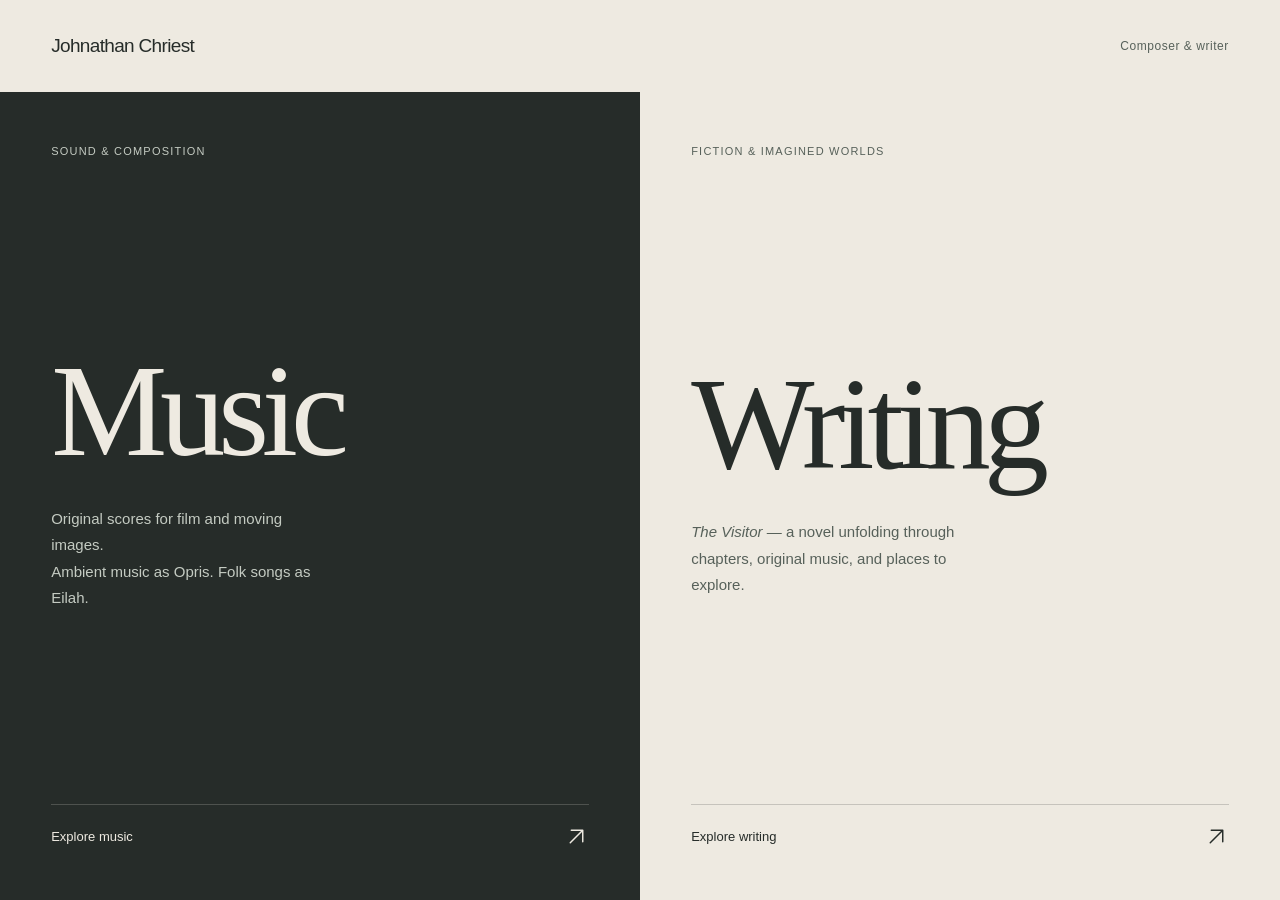
<file: index.html>
<!doctype html>
<html lang="en">
<head>
  <meta charset="utf-8">
  <meta name="viewport" content="width=device-width, initial-scale=1, viewport-fit=cover">
  <meta name="theme-color" content="#eeeae1">
  <meta name="description" content="The work of Johnathan Chriest. Original music and composition as Opris and Eilah, and writing through The Visitor.">
  <title>Johnathan Chriest — Music &amp; Writing</title>
  <link rel="canonical" href="https://johnathanchriest.art/">
  <meta property="og:type" content="website">
  <meta property="og:title" content="Johnathan Chriest — Music &amp; Writing">
  <meta property="og:description" content="Original scores, ambient music, folk songs, and the world of The Visitor.">
  <meta property="og:url" content="https://johnathanchriest.art/">
  <link rel="stylesheet" href="/portfolio.css?v=20261113-split">
  <link rel="stylesheet" href="/interface-icons.css?v=20261115">
</head>
<body class="portfolio-home">
  <header class="portfolio-header">
    <h1 class="portfolio-name">Johnathan Chriest</h1>
    <p class="portfolio-role">Composer &amp; writer</p>
  </header>
  <main class="work-choices" aria-label="Explore my work">
    <a class="work-choice music-choice" href="/music/" aria-labelledby="music-title" aria-describedby="music-description">
      <span class="choice-category">Sound &amp; composition</span>
      <div class="choice-copy">
        <h2 id="music-title">Music</h2>
        <p id="music-description">Original scores for film and moving images.<br>Ambient music as Opris. Folk songs as Eilah.</p>
      </div>
      <span class="choice-action">Explore music <span aria-hidden="true"><svg class="site-icon" viewBox="0 0 24 24" aria-hidden="true" focusable="false"><path d="M6 18 18 6M7 6h11v11"/></svg></span></span>
    </a>
    <a class="work-choice writing-choice" href="/writing/" aria-labelledby="writing-title" aria-describedby="writing-description">
      <span class="choice-category">Fiction &amp; imagined worlds</span>
      <div class="choice-copy">
        <h2 id="writing-title">Writing</h2>
        <p id="writing-description"><em>The Visitor</em> — a novel unfolding through chapters, original music, and places to explore.</p>
      </div>
      <span class="choice-action">Explore writing <span aria-hidden="true"><svg class="site-icon" viewBox="0 0 24 24" aria-hidden="true" focusable="false"><path d="M6 18 18 6M7 6h11v11"/></svg></span></span>
    </a>
  </main>
</body>
</html>
</file>
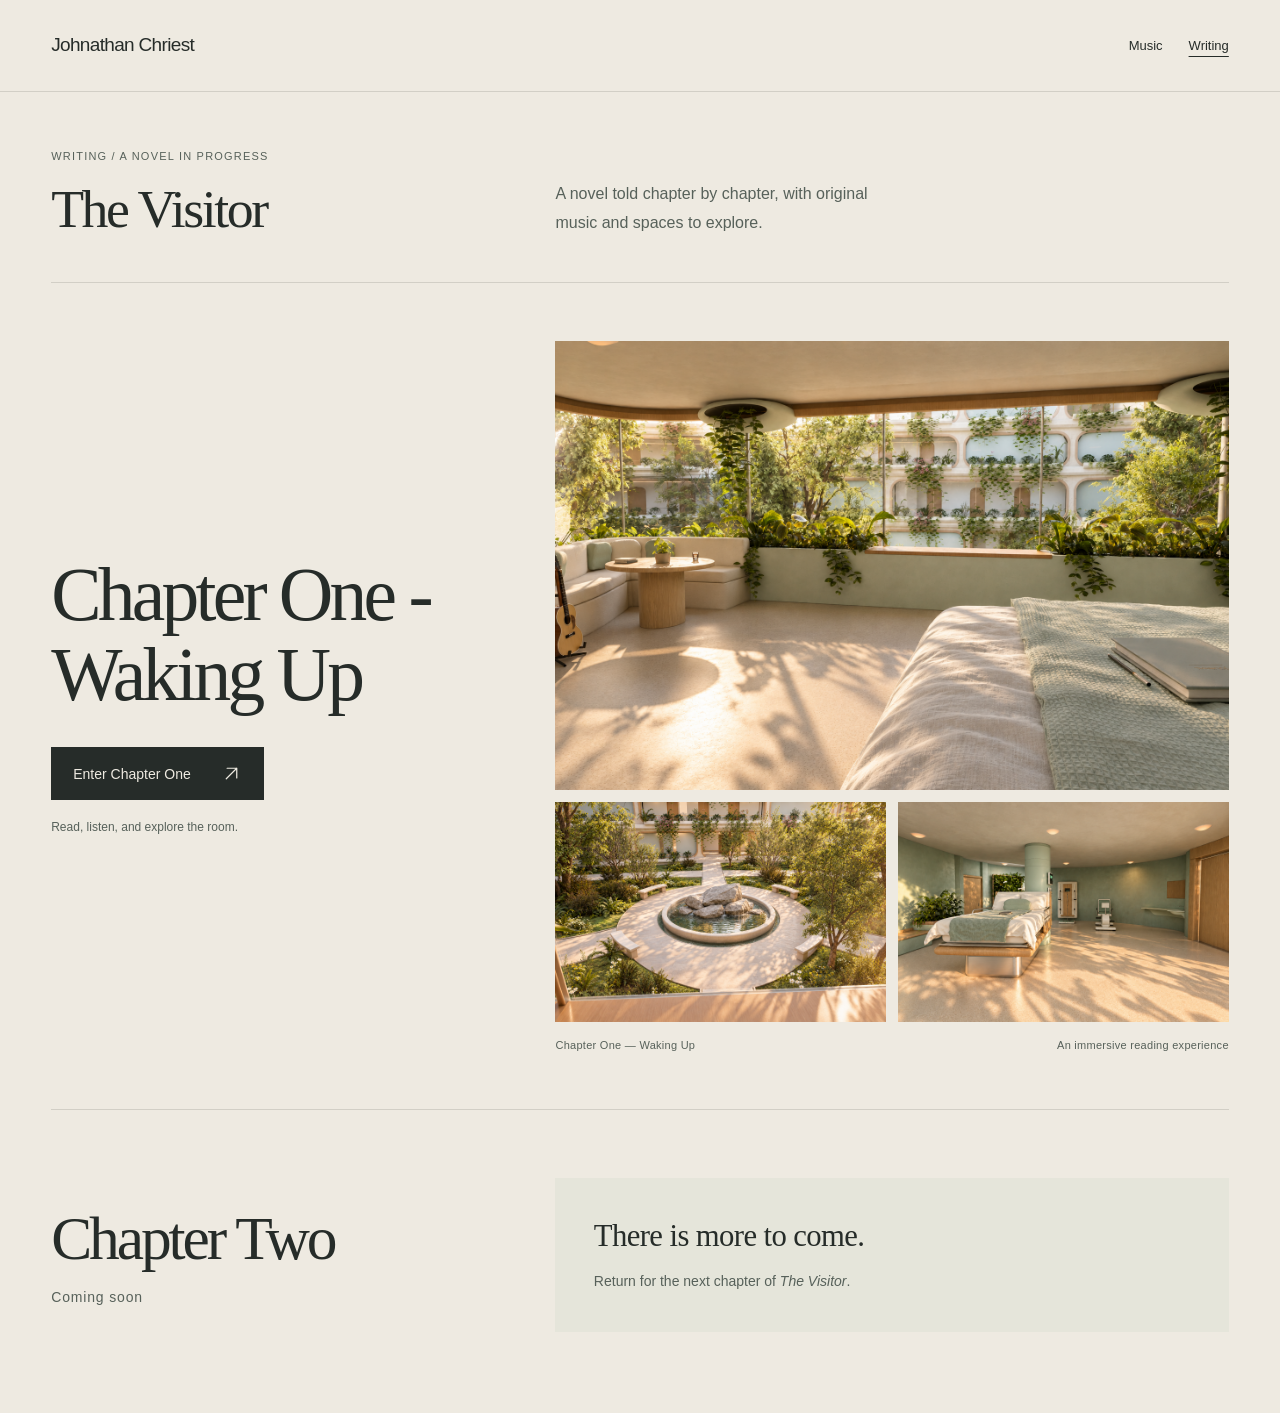
<file: writing/index.html>
<!doctype html>
<html lang="en">
<head>
  <meta charset="utf-8">
  <meta name="viewport" content="width=device-width, initial-scale=1, viewport-fit=cover">
  <meta name="theme-color" content="#eeeae1">
  <meta name="description" content="Writing by Johnathan Chriest. Explore The Visitor, a novel told chapter by chapter through writing, original music, and immersive spaces.">
  <title>Writing — Johnathan Chriest</title>
  <link rel="canonical" href="https://johnathanchriest.art/writing/">
  <meta property="og:type" content="website">
  <meta property="og:title" content="The Visitor — Writing by Johnathan Chriest">
  <meta property="og:description" content="A novel told chapter by chapter, with original music and spaces to explore.">
  <meta property="og:url" content="https://johnathanchriest.art/writing/">
  <meta property="og:image" content="https://johnathanchriest.art/assets/writing/chapter-one-from-bed.webp">
  <link rel="stylesheet" href="/portfolio.css?v=20261115-chapters">
  <link rel="stylesheet" href="/interface-icons.css?v=20261115">
</head>
<body class="writing-page">
  <header class="portfolio-header">
    <a class="portfolio-name" href="/" aria-label="Johnathan Chriest — home">Johnathan Chriest</a>
    <nav class="portfolio-nav" aria-label="Creative work">
      <a href="/music/">Music</a>
      <a href="/writing/" aria-current="page">Writing</a>
    </nav>
  </header>
  <main class="writing-main">
    <header class="writing-project" aria-labelledby="visitor-title">
      <div>
        <p class="writing-label">Writing / A novel in progress</p>
        <h1 id="visitor-title">The Visitor</h1>
      </div>
      <p class="writing-intro">A novel told chapter by chapter, with original music and spaces to explore.</p>
    </header>

    <section class="chapter-entry" aria-labelledby="chapter-one-title">
      <div class="chapter-copy">
        <h2 class="chapter-title" id="chapter-one-title"><span>Chapter One -</span> <span>Waking Up</span></h2>
        <a class="chapter-link" href="/writing/the-visitor/chapter-one/">Enter Chapter One <span aria-hidden="true"><svg class="site-icon" viewBox="0 0 24 24" aria-hidden="true" focusable="false"><path d="M6 18 18 6M7 6h11v11"/></svg></span></a>
        <p class="writing-note">Read, listen, and explore the room.</p>
      </div>
    <figure class="chapter-preview">
      <div class="chapter-gallery" aria-label="Three views of Chapter One">
        <a class="chapter-gallery-lead" href="/writing/the-visitor/chapter-one/" aria-label="Enter Chapter One — view from the bed">
          <img src="/assets/writing/chapter-one-from-bed.webp" alt="Golden afternoon light falls across bed linen, a reading nook, and plants beside the garden window." width="1536" height="1024" fetchpriority="high">
        </a>
        <a href="/writing/the-visitor/chapter-one/" aria-label="Enter Chapter One — the garden courtyard">
          <img src="/assets/writing/chapter-one-garden.webp" alt="A sunlit garden courtyard with mature trees and pale stone benches around a circular rock fountain." width="1536" height="1024" loading="lazy" decoding="async">
        </a>
        <a href="/writing/the-visitor/chapter-one/" aria-label="Enter Chapter One — looking toward the hospital bed">
          <img src="/assets/writing/chapter-one-toward-bed.webp" alt="The hospital bed and recovery equipment in a turquoise room with warm timber, plants, and dappled sunlight." width="1536" height="1024" loading="lazy" decoding="async">
        </a>
      </div>
      <figcaption><span>Chapter One — Waking Up</span><span>An immersive reading experience</span></figcaption>
    </figure>
    </section>

    <section class="coming-chapter" aria-labelledby="chapter-two-title">
      <div class="chapter-copy">
        <h2 class="chapter-title" id="chapter-two-title">Chapter Two</h2>
        <p class="chapter-status">Coming soon</p>
      </div>
      <div class="chapter-continuation">
        <p class="continuation-title">There is more to come.</p>
        <p>Return for the next chapter of <em>The Visitor</em>.</p>
      </div>
    </section>
  </main>
</body>
</html>
</file>
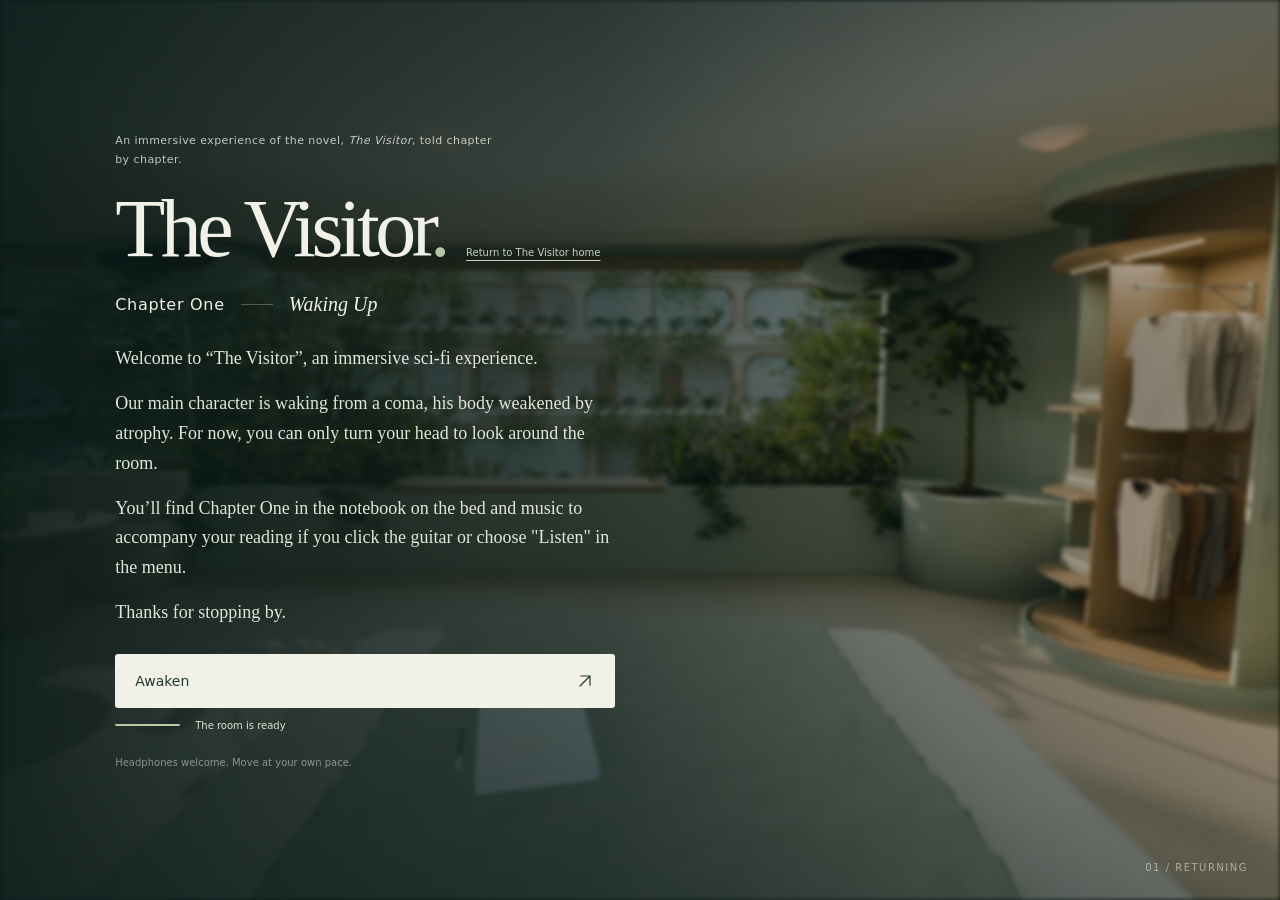
<file: writing/the-visitor/chapter-one/index.html>
<!doctype html>
<html lang="en">
<head>
  <meta charset="utf-8">
  <meta name="viewport" content="width=device-width,initial-scale=1,viewport-fit=cover">
  <meta name="theme-color" content="#142b27">
  <meta name="description" content="Enter the world of The Visitor. An intimate first-person reading and listening experience, from a hospital bed in a humane future.">
  <title>The Visitor — Chapter One - Waking Up | Johnathan Chriest</title>
  <link rel="canonical" href="https://johnathanchriest.art/writing/the-visitor/chapter-one/">
  <meta property="og:type" content="website">
  <meta property="og:title" content="The Visitor — Chapter One - Waking Up">
  <meta property="og:description" content="Wake into The Visitor. Explore the room, listen to the music, and read Chapter One from the character’s perspective.">
  <meta property="og:url" content="https://johnathanchriest.art/writing/the-visitor/chapter-one/">
  <meta property="og:image" content="https://johnathanchriest.art/writing/the-visitor/chapter-one/assets/room-poster-v17.webp">
  <meta property="og:image:alt" content="The Visitor’s turquoise hospital room, seen from the bed.">
  <meta name="twitter:card" content="summary_large_image">
  <link rel="icon" href="data:image/svg+xml,%3Csvg xmlns='http://www.w3.org/2000/svg' viewBox='0 0 80 80'%3E%3Crect width='80' height='80' rx='20' fill='%23142b27'/%3E%3Ctext x='23' y='56' font-family='serif' font-size='52' fill='%23eeeee4'%3EV%3C/text%3E%3C/svg%3E">
  <link rel="stylesheet" href="./styles.css">
  <link rel="stylesheet" href="./focus-reveal.css?v=6">
  <link rel="stylesheet" href="./music-player.css?v=13">
  <link rel="stylesheet" href="./mobile-ui.css?v=6">
  <link rel="stylesheet" href="./opening-film.css?v=9">
  <link rel="stylesheet" href="./motion.css?v=26">
  <link rel="stylesheet" href="./experience.css?v=26">
  <link rel="stylesheet" href="./controls.css?v=26">
  <style>html,body{background:#000}#startup-black{position:fixed;inset:0;z-index:100;background:#000;color:#dedfd5;display:grid;place-items:center;font:13px system-ui}#startup-black[hidden]{display:none}#startup-black span{opacity:0;animation:loading-label 1s 1.5s forwards}@keyframes loading-label{to{opacity:.7}}#eyelids div{height:calc(50% + 2px)!important;filter:none!important;border-radius:0!important;backface-visibility:hidden;will-change:transform}#eyelids div:first-child{top:-1px}#eyelids div:last-child{bottom:-1px}</style>
  <script>setTimeout(function(){var e=document.getElementById("startup-black");if(e)e.hidden=true;},35000);</script>
  <script type="importmap">{"imports":{"three":"./vendor/three.module.js","three/addons/":"./vendor/addons/"}}</script>
  <script>
  // This escape does not depend on modules, WebGL or the opening movie.
  setTimeout(function(){
    if(document.documentElement.dataset.visitorReady==='true')return;
    window.visitorStartupTimedOut=true;
    dispatchEvent(new Event('visitor-startup-timeout'));
    if(window.visitorPreviewReport)window.visitorPreviewReport('startup-timeout',{stage:'startup',message:'Browser startup exceeded 35 seconds; native image, PDF and audio controls are available.'});
    var byId=function(id){return document.getElementById(id);};
    var controls=document.createElement('section');controls.id='startup-fallback-controls';controls.hidden=true;
    controls.style.cssText='position:fixed;z-index:30;right:20px;bottom:20px;max-width:calc(100vw - 40px);padding:15px 18px;border-radius:20px;background:#142b27ed;color:#f2f1e7;font:14px/1.6 system-ui';
    controls.innerHTML='<a href="./assets/chapter-one.pdf?v=e7184550784a" target="_blank" rel="noopener" style="color:inherit;margin-right:18px">Read chapter</a><button type="button" style="background:transparent;color:inherit;text-decoration:underline;padding:8px">Retry room</button><details><summary style="cursor:pointer;padding:8px 0">Listen</summary><div class="startup-audio"><audio preload="none" src="./assets/chapter-one-master-2.wav"></audio><button type="button" class="fallback-play">Play music</button><input type="range" min="0" max="1" step="0.1" value="0" disabled aria-label="Music position"></div></details>';
    controls.querySelector('button').onclick=function(){location.reload();};document.body.appendChild(controls);var audio=controls.querySelector('audio'),play=controls.querySelector('.fallback-play'),seek=controls.querySelector('input');play.onclick=function(){if(audio.paused){audio.play().catch(function(){play.textContent='Retry music';});}else audio.pause();};audio.onplay=function(){play.textContent='Pause music';};audio.onpause=function(){play.textContent='Play music';};audio.onloadedmetadata=function(){seek.max=audio.duration;seek.disabled=false;};audio.ontimeupdate=function(){seek.value=audio.currentTime;};seek.oninput=function(){audio.currentTime=Number(seek.value);};
    var enter=function(){byId('arrival').hidden=true;byId('poster').hidden=false;byId('canvas-host').hidden=true;byId('markers').hidden=true;byId('eyelids').style.opacity=0;byId('opening-film-layer').hidden=true;byId('room-header').hidden=false;byId('room-nav').hidden=true;byId('music-player').hidden=true;byId('skip-intro').hidden=true;byId('clear-view').hidden=true;byId('orientation-hint').hidden=true;byId('fallback-note').hidden=true;document.body.dataset.phase='exploring';controls.hidden=false;};
    byId('load-detail').textContent='Simple view ready';byId('load-error').hidden=false;byId('room-error-detail').textContent='startup: The browser did not finish loading the full room in time. Reading and listening remain available.';
    byId('awaken').disabled=false;byId('awaken').firstElementChild.textContent='Enter the room';byId('awaken').onclick=enter;byId('use-fallback').onclick=enter;byId('retry').onclick=function(){location.reload();};byId('reload-preview').onclick=function(){location.reload();};
  },35000);
  </script>
</head>
<body data-phase="arrival">
  <div id="startup-black" hidden aria-label="Opening the room"><span role="status">Preparing the room…</span></div>
  <main id="environment" aria-label="Hospital room">
    <img id="poster" src="./assets/room-poster-v17.webp" alt="Soft turquoise hospital room with a courtyard window, plants, warm wood and a bed." fetchpriority="high">
    <div id="canvas-host"></div>
    <div id="scene-shade" aria-hidden="true"></div>
    <div id="opening-film-layer" hidden aria-hidden="true"><video id="opening-film" muted playsinline preload="none" ></video></div>
    <div id="eyelids" aria-hidden="true"><div></div><div></div></div>
    <div id="markers" aria-label="Objects in the room"></div>
    <div id="object-tooltip" role="status" hidden></div>
  </main>

  <header class="room-header" id="room-header" hidden>
    <div class="room-brand">
      <a class="wordmark" href="#" id="title-home" aria-label="Return to bed view">The Visitor</a>
      <a class="return-project" href="/writing/">Return to The Visitor home</a>
    </div>
    <span class="chapter-kicker">I <span>Waking Up</span></span>
  </header>

  <section id="arrival" aria-labelledby="site-title">
    <div class="arrival-inner">
      <p class="eyebrow experience-intro">An immersive experience of the novel, <em>The Visitor</em>, told chapter by chapter.</p>
      <div class="arrival-title-row">
        <h1 id="site-title">The Visitor<span class="title-period">.</span></h1>
        <a class="return-project" href="/writing/">Return to The Visitor home</a>
      </div>
      <div class="chapter-line" aria-label="Chapter One - Waking Up"><span>Chapter One</span><i></i><em>Waking Up</em></div>
      <div class="arrival-note" id="welcome-copy">
        <p>Welcome to “The Visitor”, an immersive sci-fi experience.</p>
        <p>Our main character is waking from a coma, his body weakened by atrophy. For now, you can only turn your head to look around the room.</p>
        <p>You’ll find Chapter One in the notebook on the bed and music to accompany your reading if you click the guitar or choose "Listen" in the menu.</p>
        <p>Thanks for stopping by.</p>
      </div>
      <section id="mobile-view-choice" aria-label="Choose how to look around" hidden>
        <p id="arrival-motion-status" role="status">Enable motion to look around by tilting your phone, or use arrows and swipes.</p>
        <div class="view-choice-buttons"><button type="button" id="arrival-motion" aria-pressed="false" disabled>Enable motion</button><button type="button" id="arrival-arrows" aria-pressed="true">Use arrows</button></div>
        <a id="arrival-motion-setup" href="./motion-setup.html" hidden>Set up phone motion <svg class="ui-icon " viewBox="0 0 24 24" aria-hidden="true" focusable="false"><path d="M6 18 18 6M7 6h11v11"/></svg></a>
      </section>
      <button class="awaken" id="awaken" disabled><span>Preparing the room</span><span aria-hidden="true"><svg class="ui-icon " viewBox="0 0 24 24" aria-hidden="true" focusable="false"><path d="M6 18 18 6M7 6h11v11"/></svg></span></button>
      <div class="loading-row"><progress id="load-progress" max="100" value="0" aria-label="Essential room assets"></progress><span id="load-detail" role="status">Preparing…</span></div>
      <p id="preview-report-status" hidden style="font-size:11px;line-height:1.5"></p>
      <p id="opening-film-status" hidden style="font-size:11px;line-height:1.5"></p>
      <div id="load-error" hidden><p>The room could not finish loading.</p><button id="retry">Try again</button><button id="reload-preview">Reload preview</button><button id="use-fallback">Enter the simple view</button><details><summary>Loading details</summary><p id="room-error-detail"></p></details></div>
      <p class="arrival-foot">Headphones welcome. Move at your own pace.</p>
    </div>
    <span class="arrival-index" aria-hidden="true">01 / RETURNING</span>
  </section>

  <button id="skip-intro" class="quiet-pill" hidden>Skip introduction <span aria-hidden="true"><svg class="ui-icon " viewBox="0 0 24 24" aria-hidden="true" focusable="false"><path d="M5 12h14m-6-6 6 6-6 6"/></svg></span></button>
  <p id="orientation-hint" hidden>Let your eyes adjust…</p>
  <button id="clear-view" hidden>Clear view <span aria-hidden="true"><svg class="ui-icon " viewBox="0 0 24 24" aria-hidden="true" focusable="false"><path d="M6 18 18 6M7 6h11v11"/></svg></span></button>
  <section id="music-player" class="music-player" aria-label="Music player" data-status="paused" hidden>
    <div class="music-bars" aria-hidden="true"><i></i><i></i><i></i><i></i></div>
    <button id="player-details" class="player-copy" aria-label="Chapter One - Waking Up — open music options">
      <span id="player-title">Chapter One - Waking Up</span>
      <span id="player-status" role="status">Ready to play</span>
    </button>
    <button id="player-toggle" class="player-toggle" aria-label="Play Chapter One - Waking Up">
      <svg class="player-play ui-icon" viewBox="0 0 24 24" aria-hidden="true"><path d="m8 5 11 7-11 7Z"/></svg>
      <svg class="player-pause ui-icon" viewBox="0 0 24 24" aria-hidden="true" hidden><path d="M8 5v14M16 5v14"/></svg>
    </button>
    <div class="player-progress"><input id="player-seek" type="range" min="0" max="1" step="0.1" value="0" aria-label="Music position" disabled><output id="player-time" for="player-seek">0:00 / 0:00</output></div>
  </section>
  <nav id="mobile-look" aria-label="Look around the room" hidden>
    <button type="button" id="view-left" aria-label="Look left"><svg class="ui-icon " viewBox="0 0 24 24" aria-hidden="true" focusable="false"><path d="M19 12H5m6-6-6 6 6 6"/></svg></button><button type="button" id="view-center" aria-label="Return to center view"><svg class="ui-icon " viewBox="0 0 24 24" aria-hidden="true" focusable="false"><path d="M8 4H4v4m12-4h4v4M4 16v4h4m12-4v4h-4M15 12a3 3 0 1 1-6 0 3 3 0 0 1 6 0"/></svg><span>Center</span></button><button type="button" id="view-right" aria-label="Look right"><svg class="ui-icon " viewBox="0 0 24 24" aria-hidden="true" focusable="false"><path d="M5 12h14m-6-6 6 6-6 6"/></svg></button>
    <button type="button" id="view-restore-motion" hidden>Re-enable motion</button>
  </nav>
  <nav id="room-nav" aria-label="Room menu" hidden>
    <button data-open="reader">Read</button><span aria-hidden="true">/</span>
    <button id="show-player">Listen</button><span aria-hidden="true">/</span>
    <button id="sound-toggle" aria-pressed="false" aria-label="Play music">Sound on</button>
    <button id="menu-open" aria-label="Room options"><svg class="ui-icon " viewBox="0 0 24 24" aria-hidden="true" focusable="false"><path d="M5 7h14M5 12h14M5 17h14"/></svg></button>
  </nav>
  <div id="fallback-note" hidden><span>The room is shown as a still image. Reading and listening remain available.</span><button id="retry-3d">Retry room view</button></div>
  <div id="toast" role="status" hidden></div>

  <dialog id="reader" aria-labelledby="reader-title" class="reader panel">
    <div class="panel-head"><div><p class="eyebrow">The Visitor / Chapter One</p><h2 id="reader-title"><span class="chapter-heading-prefix">Chapter One -</span> <span class="chapter-heading-name">Waking Up</span></h2></div><button class="close-panel" aria-label="Close chapter and return to room"><svg class="ui-icon " viewBox="0 0 24 24" aria-hidden="true" focusable="false"><path d="m6 6 12 12M18 6 6 18"/></svg></button></div>
    <div class="reader-tools"><span>From the manuscript</span><a href="./assets/chapter-one.pdf?v=e7184550784a" target="_blank" rel="noopener">Open PDF <svg class="ui-icon " viewBox="0 0 24 24" aria-hidden="true" focusable="false"><path d="M6 18 18 6M7 6h11v11"/></svg></a></div>
    <article id="chapter-text" tabindex="0" aria-label="Chapter One - Waking Up">Loading the chapter…</article>
    <div class="panel-tail"><button class="close-panel">Return to the room <span aria-hidden="true"><svg class="ui-icon " viewBox="0 0 24 24" aria-hidden="true" focusable="false"><path d="M6 18 18 6M7 6h11v11"/></svg></span></button></div>
  </dialog>

  <dialog id="listen" aria-labelledby="listen-title" class="listen panel">
    <div class="panel-head"><div><p class="eyebrow">Music from The Visitor</p><h2 id="listen-title"><span id="track-title">Chapter One - Waking Up</span></h2></div><button class="close-panel" aria-label="Close music and return to room"><svg class="ui-icon " viewBox="0 0 24 24" aria-hidden="true" focusable="false"><path d="m6 6 12 12M18 6 6 18"/></svg></button></div>
    <div class="track-copy"><p id="track-credit">Chapter One · 3:01</p></div>
    <p id="track-description" class="track-description music-listening-note">Be patient, the song is quiet in the beginning.</p>
    <div class="playback"><button id="play" aria-label="Play Chapter One - Waking Up">Play <span aria-hidden="true"><svg class="ui-icon " viewBox="0 0 24 24" aria-hidden="true" focusable="false"><path d="m8 5 11 7-11 7Z"/></svg></span></button><input id="seek" type="range" min="0" max="181" value="0" step=".1" aria-label="Track position"><output id="track-time">0:00 / 3:01</output></div>
    <div class="sound-settings"><label for="volume">Volume</label><input type="range" id="volume" min="0" max="1" step=".01" value="1"><button id="mute" aria-pressed="true">Muted</button></div>
    <p class="audio-note" id="audio-status" role="status">Sound begins only when you choose it.</p>
  </dialog>

  <dialog id="options" aria-labelledby="options-title" class="options panel">
    <div class="panel-head"><div><p class="eyebrow">At your own pace</p><h2 id="options-title">The room</h2></div><button class="close-panel" aria-label="Close room options"><svg class="ui-icon " viewBox="0 0 24 24" aria-hidden="true" focusable="false"><path d="m6 6 12 12M18 6 6 18"/></svg></button></div>
    <button id="reset-view" class="option-button">Return to the bed view <span><svg class="ui-icon " viewBox="0 0 24 24" aria-hidden="true" focusable="false"><path d="M6 18 18 6M7 6h11v11"/></svg></span></button>
    <button id="replay" class="option-button">Experience the opening again <span><svg class="ui-icon " viewBox="0 0 24 24" aria-hidden="true" focusable="false"><path d="M5 8a8 8 0 1 1-1 7M5 3v5h5"/></svg></span></button>
    <label class="option-row">Reduce motion <input type="checkbox" id="reduced-motion"></label>
    <label class="option-row">Image quality <select id="quality"><option value="auto">Automatic</option><option value="desktop">Detailed</option><option value="mobile">Light</option></select></label>
    <button id="show-objects" class="option-button">Show things to explore <span><svg class="ui-icon " viewBox="0 0 24 24" aria-hidden="true" focusable="false"><path d="M8 4H4v4m12-4h4v4M4 16v4h4m12-4v4h-4M15 12a3 3 0 1 1-6 0 3 3 0 0 1 6 0"/></svg></span></button>
  </dialog>

  <dialog id="door-panel" aria-labelledby="door-title" class="small-panel panel"><div class="panel-head"><div><p class="eyebrow">Beyond this room</p><h2 id="door-title">A little more time.</h2></div><button class="close-panel" aria-label="Return to room"><svg class="ui-icon " viewBox="0 0 24 24" aria-hidden="true" focusable="false"><path d="m6 6 12 12M18 6 6 18"/></svg></button></div><p>The door has a place in the chapter. This first experience stays with the beginning, here in the bed.</p><button data-open="reader">Continue in the manuscript <svg class="ui-icon " viewBox="0 0 24 24" aria-hidden="true" focusable="false"><path d="M6 18 18 6M7 6h11v11"/></svg></button></dialog>
  <audio id="music" preload="none" playsinline src="./assets/chapter-one-master-2.wav"></audio>
  <noscript><div class="no-script"><h2>The Visitor</h2><p>Reading and music are available without the interactive room.</p><a href="./assets/chapter-one.pdf?v=e7184550784a">Read Chapter One</a><a href="./assets/chapter-one-master-2.wav">Listen to Chapter One - Waking Up</a></div></noscript>
  <script type="module" src="./app.js?v=26"></script>
</body>
</html>
</file>
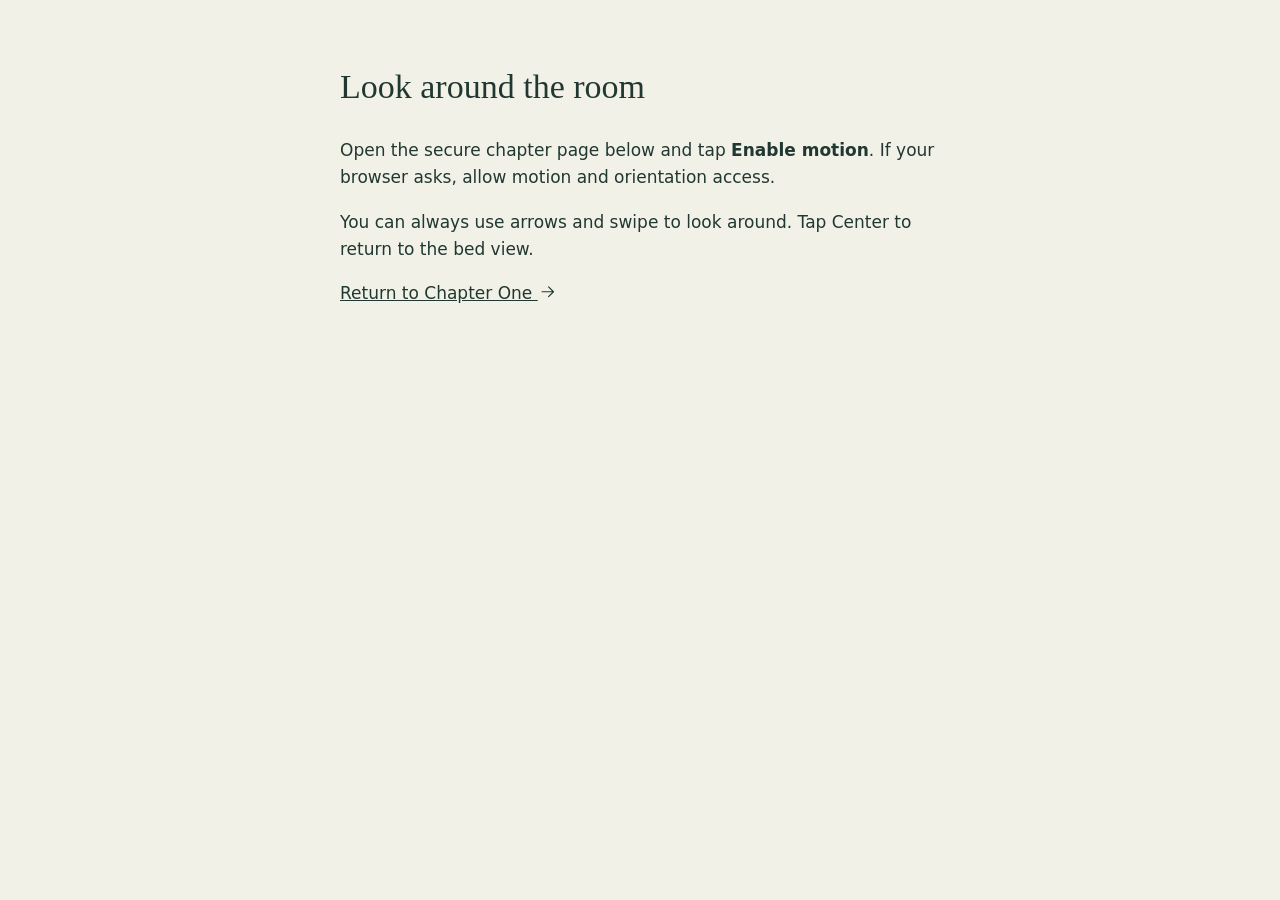
<file: writing/the-visitor/chapter-one/motion-setup.html>
<!doctype html>
<html lang="en"><head><meta charset="utf-8"><meta name="viewport" content="width=device-width,initial-scale=1">
<title>Phone motion — The Visitor</title><style>body{font:17px/1.6 system-ui;color:#203831;background:#f2f1e7;max-width:600px;margin:60px auto;padding:0 24px}a{color:inherit}h1{font-family:Georgia,serif;font-weight:normal}</style>  <link rel="stylesheet" href="/interface-icons.css?v=20261115">
</head>
<body><h1>Look around the room</h1><p>Open the secure chapter page below and tap <strong>Enable motion</strong>. If your browser asks, allow motion and orientation access.</p><p>You can always use arrows and swipe to look around. Tap Center to return to the bed view.</p><p><a href="https://johnathanchriest.art/writing/the-visitor/chapter-one/">Return to Chapter One <svg class="site-icon" viewBox="0 0 24 24" aria-hidden="true" focusable="false"><path d="M5 12h14m-6-6 6 6-6 6"/></svg></a></p></body></html>
</file>
<file: portfolio.css>
:root {
  --paper: #eeeae1;
  --ink: #262c29;
  --muted-ink: #57615a;
  --light-ink: #c4cbc2;
  --sans: 'Avenir Next', Avenir, 'Segoe UI', sans-serif;
  --serif: Baskerville, 'Baskerville Old Face', 'Palatino Linotype', Georgia, serif;
  color-scheme: light;
  font-family: var(--sans);
  color: var(--ink);
  background: var(--paper);
  font-synthesis: none;
}
* { box-sizing: border-box; }
body { margin: 0; }
a { color: inherit; text-decoration: none; -webkit-tap-highlight-color: transparent; }
a:focus-visible { outline: 2px solid currentColor; outline-offset: 6px; }
.portfolio-header {
  min-height: 92px;
  padding: 24px clamp(24px, 4vw, 72px);
  display: flex;
  justify-content: space-between;
  align-items: center;
  gap: 20px;
  background: var(--paper);
}
.portfolio-name { margin: 0; font-size: 19px; line-height: 1.3; font-weight: 500; letter-spacing: -.035em; }
.portfolio-role { margin: 0; color: var(--muted-ink); font-size: 12px; letter-spacing: .045em; }
.portfolio-home { min-height: 100vh; min-height: 100svh; display: grid; grid-template-rows: auto 1fr; }
.work-choices { display: grid; grid-template-columns: repeat(2, minmax(0, 1fr)); }
.work-choice {
  display: flex;
  flex-direction: column;
  align-items: flex-start;
  justify-content: space-between;
  min-width: 0;
  min-height: 480px;
  padding: clamp(32px, 4vw, 72px);
  transition: background-color .25s ease;
}
.music-choice { color: var(--paper); background: var(--ink); }
.writing-choice { color: var(--ink); background: var(--paper); }
.choice-category { font-size: 11px; line-height: 1.5; letter-spacing: .11em; text-transform: uppercase; }
.music-choice .choice-category, .music-choice .choice-copy p { color: var(--light-ink); }
.writing-choice .choice-category, .writing-choice .choice-copy p { color: var(--muted-ink); }
.choice-copy { width: 100%; padding: 44px 0 52px; }
.choice-copy h2 {
  margin: 0 0 26px;
  font-family: var(--serif);
  font-size: clamp(76px, 10.2vw, 176px);
  font-weight: 400;
  letter-spacing: -.055em;
  line-height: 1.04;
}
.choice-copy p { max-width: 32ch; margin: 0; font-size: clamp(15px, 1.15vw, 18px); line-height: 1.75; }
.choice-action { display: flex; align-items: center; justify-content: space-between; width: 100%; padding-top: 19px; border-top: 1px solid; font-size: 13px; }
.music-choice .choice-action { border-color: #eeeae133; }
.writing-choice .choice-action { border-color: #262c2933; }
.choice-action > span { display: inline-block; font-size: 29px; line-height: 1; transition: transform .25s ease; }
.work-choice:focus-visible { outline-offset: -8px; }
.work-choice:focus-visible .choice-action > span { transform: translate(3px, -3px); }
@media (hover: hover) {
  .music-choice:hover { background: #303a33; }
  .writing-choice:hover { background: #e6e4d9; }
  .work-choice:hover .choice-action > span { transform: translate(3px, -3px); }
}
.portfolio-nav { display: flex; gap: 26px; font-size: 13px; }
.portfolio-nav a { padding: 10px 0; }
.portfolio-nav a[aria-current="page"] { text-decoration: underline; text-underline-offset: 6px; }
.portfolio-nav a:hover { text-decoration: underline; text-underline-offset: 6px; }
.writing-page { min-height: 100vh; }
.writing-page .portfolio-header { border-bottom: 1px solid #262c2924; }
.writing-main {
  max-width: 1680px;
  margin: 0 auto;
  padding: clamp(40px, 4.5vw, 76px) clamp(24px, 4vw, 72px) clamp(56px, 5vw, 88px);
}
.writing-project,.chapter-entry,.coming-chapter {
  display: grid;
  grid-template-columns: minmax(0, .85fr) minmax(0, 1.3fr);
  column-gap: clamp(36px, 5vw, 96px);
}
.writing-project { align-items: end; padding-bottom: clamp(32px, 3.5vw, 56px); border-bottom: 1px solid #262c2924; }
.writing-project .writing-label { margin-bottom: 18px; }
.writing-project .writing-intro { margin: 0; max-width: 40ch; font-size: 16px; }
.chapter-entry { align-items: center; padding-block: clamp(44px, 4.5vw, 76px); }
.chapter-copy { min-width: 0; }
.chapter-title { margin: 0 0 32px; font: 400 clamp(54px, 5.9vw, 100px)/1.06 var(--serif); letter-spacing: -.05em; text-wrap: balance; }
.chapter-title>span { display: inline-block; white-space: nowrap; }
.writing-label { color: var(--muted-ink); margin: 0 0 24px; font-size: 11px; letter-spacing: .11em; text-transform: uppercase; }
.writing-main h1 { margin: 0; font: 400 clamp(40px, 4.2vw, 64px)/1.08 var(--serif); letter-spacing: -.045em; }
.writing-intro { max-width: 34ch; margin: 0 0 34px; color: var(--muted-ink); font-size: 18px; line-height: 1.8; }
.chapter-link { display: inline-flex; gap: 30px; align-items: center; padding: 16px 22px; background: var(--ink); color: var(--paper); font-size: 14px; }
.chapter-link > span { font-size: 22px; }
.chapter-link:hover { background: #3b4940; }
.writing-note { margin: 18px 0 0; color: var(--muted-ink); font-size: 12px; line-height: 1.6; }
.chapter-preview { margin: 0; }
.chapter-preview a { display: block; }
.chapter-preview img { display: block; width: 100%; height: auto; aspect-ratio: 3 / 2; object-fit: contain; background: #687e72; }
.chapter-gallery { display: grid; grid-template-columns: repeat(2, minmax(0, 1fr)); gap: 12px; }
.chapter-gallery-lead { grid-column: 1 / -1; }
.chapter-preview figcaption { display: flex; flex-wrap: wrap; justify-content: space-between; gap: 12px; margin-top: 17px; color: var(--muted-ink); font-size: 11px; letter-spacing: .025em; }
.coming-chapter { align-items: center; min-height: 240px; padding-top: clamp(40px, 4vw, 64px); border-top: 1px solid #262c2924; }
.coming-chapter .chapter-title { margin-bottom: 18px; font-size: clamp(46px, 4.8vw, 76px); }
.chapter-status { margin: 0; color: var(--muted-ink); font-size: 14px; letter-spacing: .06em; }
.chapter-continuation { padding: clamp(26px, 3vw, 44px); background: #e5e5da; }
.chapter-continuation .continuation-title { margin: 0 0 14px; font: 400 clamp(25px, 2.4vw, 36px)/1.25 var(--serif); letter-spacing: -.02em; color: var(--ink); }
.chapter-continuation p { margin: 0; max-width: 36ch; color: var(--muted-ink); font-size: 14px; line-height: 1.75; }
@media (min-width:701px) and (max-width:1000px) {
  .writing-project,.chapter-entry,.coming-chapter { grid-template-columns: minmax(0, 1fr); gap: 28px; }
  .chapter-title { font-size: clamp(54px, 8vw, 76px); }
  .chapter-entry { gap: 36px; }
}
@media (max-width: 700px) {
  .portfolio-header { min-height: 80px; padding: 20px 24px; gap: 12px; }
  .portfolio-name { font-size: 18px; }
  .portfolio-role { max-width: 10ch; font-size: 10px; line-height: 1.6; text-align: right; }
  .work-choices { grid-template-columns: minmax(0, 1fr); grid-template-rows: 1fr 1fr; }
  .work-choice { min-height: 300px; padding: 25px 24px; }
  .choice-category { font-size: 9px; }
  .choice-copy { padding: 20px 0 24px; }
  .choice-copy h2 { margin-bottom: 13px; font-size: clamp(62px, 18vw, 100px); }
  .choice-copy p { max-width: 36ch; font-size: 14px; line-height: 1.65; }
  .choice-action { padding-top: 12px; font-size: 12px; }
  .choice-action > span { font-size: 24px; }
  .portfolio-nav { gap: 17px; font-size: 12px; }
  .writing-main { padding: 36px 24px 56px; }
  .writing-project,.chapter-entry,.coming-chapter { grid-template-columns: minmax(0, 1fr); gap: 26px; }
  .writing-project { padding-bottom: 32px; }
  .writing-project .writing-intro { font-size: 15px; }
  .chapter-entry { padding-block: 40px; gap: 34px; }
  .chapter-title { font-size: clamp(46px, 13.5vw, 68px); margin-bottom: 26px; }
  .coming-chapter { min-height: 0; padding-top: 36px; gap: 28px; }
  .coming-chapter .chapter-title { font-size: clamp(44px, 12vw, 60px); margin-bottom: 14px; }
  .chapter-continuation { padding: 26px; }
  .writing-main h1 { font-size: 42px; }
  .writing-intro { font-size: 16px; }
  .chapter-preview figcaption { font-size: 10px; }
}
@media (max-width: 360px) {
  .portfolio-header { padding-left: 20px; padding-right: 20px; }
  .portfolio-name { font-size: 16px; }
  .work-choice { padding-left: 20px; padding-right: 20px; }
}
@media (prefers-reduced-motion: reduce) {
  .work-choice, .choice-action > span { transition: none; }
  .choice-action > span { transform: none !important; }
}
</file>
<file: interface-icons.css>
/* Drawn arrows inherit the page ink, never the device's emoji font. */
.site-icon{display:inline-block;width:1.15em;height:1.15em;flex:none;overflow:visible;vertical-align:-.18em;fill:none;stroke:currentColor;stroke-width:1.4;stroke-linecap:round;stroke-linejoin:round;pointer-events:none}
.choice-action>span,.chapter-link>span{display:inline-flex;align-items:center;justify-content:center;line-height:1}
.choice-action .site-icon{width:25px;height:25px}.chapter-link .site-icon{width:21px;height:21px}
.nav-home .site-icon{width:16px;height:16px}
.film-cta .site-icon,.text-link .site-icon,footer .site-icon,.button .site-icon{width:16px;height:16px;vertical-align:-3px}
.button .site-icon{margin-left:9px}.film-cta>b .site-icon{margin-left:0}
@media(max-width:700px){.choice-action .site-icon{width:23px;height:23px}.chapter-link .site-icon{width:21px;height:21px}}
</file>
<file: writing/the-visitor/chapter-one/styles.css>
@font-face{font-family:Literary;src:local('Baskerville')}@font-face{font-family:Quiet;src:local('Avenir Next')}*{box-sizing:border-box} :root{--ink:#203831;--paper:#f2f1e7;--dim:#b9c6ba;--serif:Literary,Baskerville,'Palatino Linotype',Georgia,serif;--sans:Quiet,'Avenir Next',system-ui,sans-serif;color-scheme:light;font-family:var(--sans);color:var(--paper);background:#08100f}body{margin:0;overflow:hidden}button,input,select{font:inherit}button,a,input,select,summary{-webkit-tap-highlight-color:transparent}button{cursor:pointer}button:disabled{cursor:wait;opacity:.55}button{border:0}button,a{touch-action:manipulation}button:focus-visible,a:focus-visible,input:focus-visible,select:focus-visible,summary:focus-visible{outline:2px solid #a9c1a0;outline-offset:5px} [hidden]{display:none!important}#environment,#poster,#canvas-host,#scene-shade,#eyelids{position:fixed;inset:0}#poster{width:100%;height:100%;object-fit:cover}#canvas-host canvas{display:block;width:100%;height:100%;touch-action:none;cursor:grab}#canvas-host canvas:active{cursor:grabbing}#canvas-host{transition:filter .2s}#scene-shade{pointer-events:none;background:linear-gradient(#0a191860,transparent 24%,transparent 70%,#08161460)}#eyelids{pointer-events:none;z-index:3;--open:1;opacity:0}#eyelids div{position:absolute;left:-10%;width:120%;height:calc(52% * (1 - var(--open)));background:#040a09;filter:blur(7px)}#eyelids div:first-child{top:-2%;border-radius:0 0 48% 48%}#eyelids div:last-child{bottom:-2%;border-radius:48% 48% 0 0}.room-header{position:fixed;top:25px;left:32px;right:32px;display:flex;justify-content:space-between;align-items:center;pointer-events:none;z-index:5;text-shadow:0 2px 15px #0006}.room-header a{pointer-events:auto;text-decoration:none;color:var(--paper);font:30px/1 var(--serif);letter-spacing:-1px}.chapter-kicker{font:12px var(--sans);letter-spacing:.15em}.chapter-kicker span{letter-spacing:0;margin-left:18px;opacity:.85}#arrival{position:fixed;inset:0;display:flex;align-items:center;padding:6vw 9vw;background:linear-gradient(90deg,#0b1b19ee,#0b1b19b5 47%,#0b1b192e);z-index:10;transition:opacity .7s}.arrival-inner{width:min(420px,100%)}.eyebrow{font:10px/1.5 var(--sans);letter-spacing:.2em;text-transform:uppercase;margin:0 0 18px;color:inherit;opacity:.72}h1{font:normal clamp(60px,6.4vw,92px)/1 var(--serif);letter-spacing:-.055em;margin:0 0 24px}.title-period{color:#b7c8aa}.chapter-line{display:flex;align-items:center;gap:16px;font:11px var(--sans);letter-spacing:.08em}.chapter-line i{height:1px;width:32px;background:#e0e4d14d}.chapter-line em{font:italic 20px var(--serif);letter-spacing:0}.arrival-note{font:20px/1.6 var(--serif);margin:38px 0 32px;color:#e0e5d8}.sound-choice{margin:0 0 23px;padding:0;border:0;font-size:12px;display:flex;gap:20px}.sound-choice legend{font-size:10px;opacity:.6;margin-bottom:12px}.sound-choice label{display:flex;gap:8px;align-items:center;cursor:pointer}input[type=radio],input[type=checkbox]{accent-color:#a9bd9f;width:15px;height:15px}.awaken{width:100%;display:flex;align-items:center;justify-content:space-between;background:var(--paper);color:var(--ink);padding:17px 20px;border-radius:3px;font-size:14px;transition:background .2s}.awaken:hover{background:#fff}.awaken span:last-child{font-size:24px}.loading-row{margin-top:12px;display:flex;align-items:center;gap:15px;font-size:10px;color:#dbe4d1}.loading-row progress{width:65px;height:2px;accent-color:#c5d2b5}.arrival-foot{font-size:10px;opacity:.5;margin:26px 0 0}.arrival-index{position:absolute;bottom:27px;right:32px;font:10px var(--sans);letter-spacing:.15em;opacity:.55}.quiet-pill{position:fixed;background:#10201bb3;color:var(--paper);backdrop-filter:blur(10px);padding:12px 17px;border:1px solid #f3f2e426;border-radius:30px;font-size:12px;z-index:15;bottom:30px;right:32px}.quiet-pill span{margin-left:20px}#orientation-hint{position:fixed;bottom:39px;left:32px;margin:0;font-size:11px;text-shadow:0 2px 10px #000;transition:opacity .8s;pointer-events:none}#orientation-hint span{margin-left:12px;letter-spacing:.7em}#room-nav{position:fixed;bottom:25px;right:30px;z-index:6;display:flex;gap:12px;align-items:center;padding:5px 6px 5px 16px;border:1px solid #ffffec30;border-radius:40px;background:#11251fe0;box-shadow:0 5px 25px #04130e26;backdrop-filter:blur(12px)}#room-nav button{background:none;color:var(--paper);font-size:11px;padding:10px 4px}#room-nav>span{font-size:10px;opacity:.3}#room-nav #menu-open{width:34px;height:34px;border-radius:50%;background:#eff3e817;margin-left:1px;font-size:15px;padding:0}#room-nav button:hover{color:#fff;text-decoration:underline;text-underline-offset:5px}#markers{position:fixed;inset:0;pointer-events:none;z-index:4}.marker{position:absolute;width:42px;height:42px;padding:0;border-radius:50%;background:transparent;color:#f5f7ee;pointer-events:auto;transform:translate(-50%,-50%);border:1px solid transparent;transition:opacity .3s,background .2s,border-color .2s}.marker::before{content:'';position:absolute;inset:16px;border:1px solid #fff9;border-radius:50%;box-shadow:0 1px 8px #0008;background:#f6f6e981}.marker:hover,.marker:focus-visible,.marker.reveal{background:#17322a78;border-color:#ffffe95c}.marker .label{position:absolute;bottom:calc(100% + 6px);left:50%;transform:translateX(-50%);background:#f5f4e8f0;color:var(--ink);font-size:11px;white-space:nowrap;padding:9px 12px;border-radius:3px;opacity:0;pointer-events:none;transition:opacity .2s}.marker:hover .label,.marker:focus-visible .label,.marker.reveal .label{opacity:1}.marker:after{content:'';position:absolute;inset:9px;border:1px solid #fff5;border-radius:50%;opacity:0}.marker:hover:after,.marker:focus-visible:after{opacity:1}.panel{position:fixed;inset:0 0 0 auto;margin:0;width:min(620px,88vw);max-width:none;height:100%;max-height:none;border:0;background:var(--paper);color:var(--ink);padding:34px 38px;box-shadow:-10px 0 70px #0003;overflow:auto;animation:panel-in .3s ease}.panel::backdrop{background:#071c194d;backdrop-filter:blur(2px)}.panel-head{display:flex;align-items:start;justify-content:space-between;gap:20px}.panel-head .eyebrow{font-size:9px;margin:0 0 14px}.panel h2{font:normal 40px/1.1 var(--serif);letter-spacing:-1px;margin:0}.close-panel{background:none;color:var(--ink);border:1px solid #20383126;width:34px;height:34px;flex:0 0 auto;border-radius:50%;font:23px/1 var(--sans)}.close-panel:hover{background:#d9dfd1}.reader{width:min(730px,90vw);padding:34px 0 0;display:none;overflow:hidden}.reader[open]{display:flex;flex-direction:column}.reader .panel-head,.reader-tools{padding:0 clamp(24px,6vw,60px)}.reader-tools{display:flex;justify-content:space-between;align-items:center;font-size:10px;margin-top:28px;gap:15px;padding-bottom:20px;border-bottom:1px solid #20383119}.reader-tools span{opacity:.5}.reader-tools a{color:var(--ink)}#chapter-text{font:20px/1.85 var(--serif);color:#171b18;background:#fff;overflow:auto;overscroll-behavior:contain;padding:35px clamp(24px,6vw,60px) 30px;flex:1}#chapter-text p{margin:0 0 1.5em}#chapter-text .scene-break{text-align:center;font:14px var(--serif);margin:18px auto 30px;color:#677766}.panel-tail{padding:16px 30px;background:#fff;border-top:1px solid #182e2317;text-align:right}.panel-tail button{width:auto;height:auto;border:0;border-radius:0;font:11px var(--sans)}.panel-tail span{margin-left:25px}.record{width:220px;height:220px;max-width:55vw;max-height:55vw;margin:42px auto 25px;border-radius:50%;background:repeating-radial-gradient(#1b2d28 0 1px,#24382e 2px 3px);display:grid;place-items:center;box-shadow:0 15px 35px #17302720;position:relative}.record::after{content:'';position:absolute;inset:0;border-radius:50%;background:linear-gradient(40deg,transparent 40%,#dee6cc20 50%,transparent 60%)}.record-label{width:84px;height:84px;border-radius:50%;background:#b2bda4;color:#284437;display:grid;place-content:center;font:36px var(--serif);text-align:center}.record-label span{font:8px var(--sans);letter-spacing:.3em}.track-copy{text-align:center}.track-copy h3{font:28px var(--serif);margin:20px 0 7px}.track-copy p{font-size:10px;opacity:.6}.playback{display:flex;gap:14px;align-items:center;margin-top:35px;flex-wrap:wrap}.playback button{padding:12px 16px;background:var(--ink);color:var(--paper);border-radius:3px;font-size:11px;min-width:86px}.playback button span{margin-left:12px}.playback input{flex:1;min-width:100px}.playback output{font:10px var(--sans)}input[type=range]{accent-color:var(--ink);height:3px}.sound-settings{display:flex;gap:15px;align-items:center;margin-top:32px;font-size:11px}.sound-settings input{flex:1}.sound-settings button{padding:8px 12px;color:var(--ink);background:#dfe4d6;border-radius:20px;font-size:10px}.audio-note{font-size:10px;line-height:1.6;opacity:.6;margin:18px 0 25px}.audio-extra{border-top:1px solid #20383120;padding-top:20px;font-size:11px;line-height:1.7}.audio-extra p{opacity:.7}.audio-extra summary{cursor:pointer}.file-label{display:grid;gap:8px;padding:14px 0}input[type=file]{font-size:11px;max-width:100%}.narration-note{display:flex;justify-content:space-between;padding-top:10px;border-top:1px solid #20383120}.narration-note span{opacity:.6}.options{width:min(470px,92vw)}.option-button{width:100%;display:flex;justify-content:space-between;padding:20px 0;background:none;color:var(--ink);border-bottom:1px solid #20383125;text-align:left;font-size:13px}.options .panel-head{margin-bottom:25px}.option-row{display:flex;align-items:center;justify-content:space-between;gap:20px;padding:22px 0;font-size:12px;border-bottom:1px solid #20383125}.option-row select{max-width:55%;background:transparent;border:0;color:var(--ink);font-size:12px;padding:5px}.option-note{font-size:10px;line-height:1.7;opacity:.6}.small-panel{inset:50% auto auto 50%;transform:translate(-50%,-50%);height:auto;width:min(480px,90vw);border-radius:5px}.small-panel>p{font:18px/1.7 var(--serif);margin:30px 0}.small-panel>button{padding:13px 0;background:none;color:var(--ink);font-size:12px;text-decoration:underline;text-underline-offset:5px}#toast{position:fixed;left:50%;bottom:96px;transform:translateX(-50%);max-width:min(480px,90vw);background:#142b25ee;color:var(--paper);padding:12px 18px;font-size:11px;line-height:1.5;border-radius:4px;z-index:40;text-align:center}#fallback-note{position:fixed;left:25px;bottom:95px;max-width:320px;background:#13251cd9;color:var(--paper);padding:15px;font-size:11px;line-height:1.6;z-index:5}#fallback-note button,#load-error button{background:var(--paper);color:var(--ink);padding:9px 12px;font-size:11px;margin:10px 5px 0 0;border-radius:3px}#load-error{font-size:12px}body[data-phase=awakening] #eyelids{opacity:1}body[data-phase=arrival] #canvas-host,body[data-phase=arrival] #poster{filter:blur(2px)}body[data-phase=awakening] #room-nav{display:none!important}.no-script{position:fixed;inset:0;background:#13251c;color:var(--paper);padding:12vw;z-index:100}.no-script a{display:block;color:inherit;padding:15px 0}@keyframes panel-in{from{opacity:0;translate:25px 0}to{opacity:1;translate:0 0}}@media(max-width:700px){#arrival{padding:30px;background:#0b1b19ce}.arrival-inner{max-width:360px;margin:auto}h1{font-size:63px}.arrival-note{font-size:18px;margin:28px 0}.arrival-index{font-size:8px;right:25px;bottom:16px}.room-header{top:22px;left:20px;right:20px}.room-header a{font-size:27px}.chapter-kicker{font-size:10px}.chapter-kicker span{margin-left:9px}#orientation-hint{bottom:93px;left:0;right:0;text-align:center;font-size:10px}#room-nav{bottom:max(20px,env(safe-area-inset-bottom));left:50%;right:auto;transform:translateX(-50%);gap:15px;white-space:nowrap}#room-nav button{font-size:11px}.panel{width:100%;padding:27px 25px}.reader{width:100%;padding:26px 0 0}.reader h2,.panel h2{font-size:34px}#chapter-text{font-size:18px;line-height:1.8}.reader-tools{margin-top:22px}.record{margin-top:34px;width:190px;height:190px}.playback output{width:100%;text-align:right}.quiet-pill{bottom:26px;right:22px}#fallback-note{left:20px;right:20px;bottom:124px;max-width:none}.small-panel{inset:50% auto auto 50%;width:90vw}.sound-choice{font-size:11px;gap:20px}}@media(prefers-reduced-motion:reduce){*,*::before,*::after{animation:none!important;scroll-behavior:auto!important;transition:none!important}}body.reduce-motion *,body.reduce-motion *::before,body.reduce-motion *::after{animation:none!important;transition:none!important}
canvas:focus-visible{outline:2px solid #d4e1c2;outline-offset:-7px}
#room-nav button{min-width:44px;min-height:44px}#room-nav #menu-open{width:44px;height:44px}.marker{min-width:44px;min-height:44px}.close-panel{min-width:44px;min-height:44px}
</file>
<file: writing/the-visitor/chapter-one/focus-reveal.css>
/* Revision 2: one flat slit, tactile focus reveal and restrained cursor parallax. */
#eyelids div{left:0;width:100%;height:calc(50% * (1 - var(--open)) + 1px);filter:blur(1px)}
#eyelids div:first-child{top:-1px;border-radius:0}
#eyelids div:last-child{bottom:-1px;border-radius:0}
#canvas-host canvas{cursor:default}
#canvas-host canvas:active{cursor:crosshair}
#clear-view{position:fixed;left:32px;bottom:72px;z-index:6;background:#132b24c9;color:var(--paper);border:1px solid #f6f4e52e;border-radius:30px;padding:11px 17px;font-size:11px;backdrop-filter:blur(12px)}
#clear-view span{margin-left:15px}
#orientation-hint{max-width:calc(100vw - 420px);line-height:1.5}
@media(max-width:700px){
 #clear-view{left:50%;transform:translateX(-50%);bottom:132px;white-space:nowrap}
 #orientation-hint{bottom:103px;left:20px;right:20px;max-width:none;font-size:10px;line-height:1.5}
}
/* On phones the lids translate as two opaque planes: no animated filtered height.
   The supplied Safari screenshot's bands align with the old filtered lid areas. */
@media (max-width:700px), (pointer:coarse) and (max-width:1100px){
 #eyelids.mobile-eyelids{isolation:isolate;overflow:hidden}
 #eyelids.mobile-eyelids div{height:calc(50% + 2px);background:#040a09;filter:none;will-change:transform;backface-visibility:hidden;-webkit-backface-visibility:hidden}
 #eyelids.mobile-eyelids div:first-child{top:-1px;border-radius:0}
 #eyelids.mobile-eyelids div:last-child{bottom:-1px;border-radius:0}
}
</file>
<file: writing/the-visitor/chapter-one/music-player.css>
/* The player stays part of the room; the title opens secondary audio controls. */
.music-player{position:fixed;z-index:6;left:32%;bottom:max(25px,env(safe-area-inset-bottom));transform:translateX(-50%);display:flex;align-items:center;gap:15px;width:290px;max-width:calc(100vw - 40px);min-height:70px;padding:10px 11px 10px 21px;border:1px solid #f6f4e538;border-radius:25px;background:#142b27ed;color:var(--paper);box-shadow:0 8px 32px #06120e26;backdrop-filter:blur(18px);-webkit-backdrop-filter:blur(18px)}
.music-bars{display:flex;align-items:center;justify-content:center;gap:3px;width:25px;height:26px;flex:0 0 25px;color:#d6ddc3}
.music-bars i{display:block;width:3px;height:22px;border-radius:3px;background:currentColor;transform:scaleY(.2);transform-origin:center;animation:music-bar 900ms ease-in-out infinite alternate;animation-play-state:paused}
.music-bars i:nth-child(2){animation-duration:680ms;animation-delay:-260ms;transform:scaleY(.4)}
.music-bars i:nth-child(3){animation-duration:1050ms;animation-delay:-490ms;transform:scaleY(.65)}
.music-bars i:nth-child(4){animation-duration:760ms;animation-delay:-170ms;transform:scaleY(.3)}
.music-player[data-status=playing] .music-bars i{animation-play-state:running}
.player-copy{display:flex;flex-direction:column;gap:5px;align-items:flex-start;justify-content:center;flex:1;min-width:0;min-height:46px;padding:0;background:transparent;color:inherit;text-align:left}
#player-title{display:block;max-width:100%;overflow:hidden;text-overflow:ellipsis;white-space:nowrap;font:14px/1.3 var(--sans);letter-spacing:.01em}
#player-status{font:10px/1.3 var(--sans);color:#c6d1bf}
.player-toggle{display:grid;place-items:center;width:46px;height:46px;flex:0 0 46px;padding:0;border-radius:50%;background:#eeeee4;color:#213c32;transition:background .2s,transform .2s}
.player-toggle:hover{background:#fff;transform:scale(1.04)}
.player-toggle svg{width:22px;height:22px;fill:currentColor}
.player-play{margin-left:1px}
.music-player.player-attention{outline:1px solid #d8e3c5;outline-offset:4px}
#orientation-hint{left:max(32px,calc(32% - 145px));bottom:110px;max-width:min(440px,calc(100vw - 420px))}
#clear-view{left:max(32px,calc(32% - 145px));bottom:150px}
#fallback-note{bottom:155px}
@keyframes music-bar{0%{transform:scaleY(.18)}45%{transform:scaleY(.9)}100%{transform:scaleY(.4)}}
@media(max-width:700px){
 .music-player{left:50%;bottom:calc(94px + env(safe-area-inset-bottom));width:290px;min-height:66px;padding:8px 10px 8px 19px;border-radius:24px}
 #orientation-hint{left:20px;right:20px;bottom:calc(176px + env(safe-area-inset-bottom));max-width:none;font-size:10px}
 #clear-view{left:50%;bottom:calc(215px + env(safe-area-inset-bottom))}
 #fallback-note{bottom:calc(180px + env(safe-area-inset-bottom))}
 #toast{bottom:calc(178px + env(safe-area-inset-bottom))}
}
@media(min-width:701px) and (max-height:500px){
 .music-player{left:24px;transform:none;bottom:20px;width:275px}
 #orientation-hint{left:24px;bottom:105px}
 #clear-view{left:24px;bottom:140px}
 #room-nav{right:20px;bottom:20px}
}
@media(prefers-reduced-motion:reduce){.music-bars i{animation:none}}
body.reduce-motion .music-bars i{animation:none}

/* On-demand transport, with a native keyboard/touch-accessible scrubber. */
.music-player{display:grid;grid-template-columns:25px minmax(0,1fr) 46px;column-gap:12px;row-gap:0}
.player-progress{grid-column:1/-1;display:grid;grid-template-columns:minmax(0,1fr) auto;gap:10px;align-items:center;padding:0 0 3px}
#player-seek{width:100%;min-width:0;height:30px;margin:0;accent-color:#d8e2c6;cursor:pointer;touch-action:pan-y}
#player-time{font:9px/1.3 var(--sans);font-variant-numeric:tabular-nums;white-space:nowrap;color:inherit;opacity:.85}
body[data-player-active=true] #orientation-hint{bottom:150px}
body[data-player-active=true] #clear-view{bottom:188px}
@media(max-width:700px),(pointer:coarse) and (max-width:1100px){
 .music-player{grid-template-columns:22px minmax(0,1fr) 44px}
 .player-progress{gap:8px}
 #player-seek{height:32px;accent-color:#f2f3de}
 body[data-player-active=true] #orientation-hint{bottom:calc(140px + env(safe-area-inset-bottom))}
 body[data-player-active=true] #clear-view{bottom:calc(176px + env(safe-area-inset-bottom))}
}
</file>
<file: writing/the-visitor/chapter-one/mobile-ui.css>
#mobile-menu-toggle,.mobile-menu-option-label{display:none}
@media(max-width:700px),(pointer:coarse) and (max-width:1100px){
 #mobile-menu-toggle{position:fixed;z-index:8;top:calc(max(22px,env(safe-area-inset-top)) + 38px);right:max(20px,env(safe-area-inset-right));display:grid;place-items:center;width:44px;height:44px;padding:0;border:1px solid #f4f3e93d;border-radius:50%;background:#142b274a;color:var(--paper);box-shadow:0 2px 12px #05181016;text-shadow:0 1px 5px #0006}
 #mobile-menu-toggle>span{display:flex;flex-direction:column;gap:4px;width:17px}
 #mobile-menu-toggle i{display:block;width:17px;height:1px;background:currentColor;transition:transform .2s,opacity .2s}
 body[data-mobile-menu=open] #mobile-menu-toggle i:first-child{transform:translateY(5px) rotate(45deg)}
 body[data-mobile-menu=open] #mobile-menu-toggle i:nth-child(2){opacity:0}
 body[data-mobile-menu=open] #mobile-menu-toggle i:last-child{transform:translateY(-5px) rotate(-45deg)}
 #room-nav{inset:auto;top:calc(max(22px,env(safe-area-inset-top)) + 91px);right:max(20px,env(safe-area-inset-right));bottom:auto;left:auto;transform:translateY(-4px);z-index:8;display:flex;flex-direction:column;align-items:stretch;gap:0;width:240px;max-width:calc(100vw - 40px);max-height:calc(100dvh - max(22px,env(safe-area-inset-top)) - 110px - env(safe-area-inset-bottom));overflow:auto;overscroll-behavior:contain;padding:8px;border:1px solid #f4f3e92b;border-radius:18px;background:#142b27f5;box-shadow:0 8px 30px #06171330;backdrop-filter:blur(16px);-webkit-backdrop-filter:blur(16px);visibility:hidden;opacity:0;pointer-events:none;transition:opacity .18s,transform .18s,visibility .18s;white-space:normal}
 body[data-mobile-menu=open] #room-nav{visibility:visible;opacity:1;pointer-events:auto;transform:none}
 #room-nav>span{display:none}
 #room-nav>button{width:100%;min-height:44px;padding:12px 13px;color:var(--paper);text-align:left;font-size:12px;border-radius:9px;line-height:1.5}
 #room-nav>button:hover,#room-nav>button:focus-visible{background:#eff3e811;text-decoration:none}
 #room-nav #menu-open{width:100%;height:auto;min-height:44px;margin:0;padding:12px 13px;border-radius:9px;background:transparent;font-size:0;text-align:left}
 #room-nav #menu-open .mobile-menu-option-label{display:inline;font-size:12px}
 #room-nav #menu-open:hover,#room-nav #menu-open:focus-visible{background:#eff3e811}
 .music-player{inset:auto;left:auto;right:max(16px,env(safe-area-inset-right));bottom:max(16px,env(safe-area-inset-bottom));transform:none;width:238px;max-width:calc(100vw - 32px);min-height:62px;padding:7px 0 7px 9px;gap:11px;border:0;border-radius:20px;background:transparent;box-shadow:none;backdrop-filter:none;-webkit-backdrop-filter:none;color:#fffef5;text-shadow:0 1px 6px #04140fea,0 1px 20px #04140f85}
 .music-bars{width:22px;flex-basis:22px;color:#f2f3de;filter:drop-shadow(0 1px 4px #04140f)}
 .music-bars i{width:3px;height:20px}
 .player-copy{min-height:44px;gap:4px;color:inherit;text-shadow:inherit}
 #player-title{font-size:12px;line-height:1.4;letter-spacing:0}
 #player-status{font-size:9px;color:#f1f4e7}
 .player-toggle{width:44px;height:44px;flex-basis:44px;border:1px solid #f2f4e966;background:#17372c25;color:#fffef5;box-shadow:0 1px 8px #08201715}
 .player-toggle:hover{background:#17372c45;transform:none}
 .player-toggle svg{filter:drop-shadow(0 1px 4px #04140f)}
 .music-player.player-attention{outline-color:#f4f5e8a3;outline-offset:2px}
 #orientation-hint{left:20px;right:20px;bottom:calc(94px + env(safe-area-inset-bottom));max-width:none;text-align:center;font-size:10px;line-height:1.5}
 #clear-view{left:auto;right:max(16px,env(safe-area-inset-right));bottom:calc(130px + env(safe-area-inset-bottom));transform:none;white-space:nowrap}
 #fallback-note{left:20px;right:20px;bottom:calc(100px + env(safe-area-inset-bottom));max-width:none}
 #toast{bottom:calc(96px + env(safe-area-inset-bottom))}
 .tilt-controls{display:flex;flex-direction:column;gap:5px;margin:6px 3px 1px;padding-top:9px;border-top:1px solid #f4f3e929}
 #room-nav .tilt-controls button{padding:10px 9px;min-height:44px;border-radius:9px;border:1px solid #f4f3e930;background:transparent;color:var(--paper);font-size:11px;text-align:left;line-height:1.4}
 #room-nav .tilt-controls button:hover{background:#eff3e811;text-decoration:none}
 .tilt-directions{display:flex;gap:6px}
 #room-nav .tilt-directions button{flex:1;min-width:0;padding:10px 4px;font-size:10px;text-align:center}
 #tilt-status{margin:5px 5px 3px;font-size:10px;line-height:1.5;color:#d4dfcc}
}
</file>
<file: writing/the-visitor/chapter-one/opening-film.css>
/* Keep both hands in frame on phones as well as desktop. */
#opening-film-layer{position:fixed;inset:0;z-index:2;background:#040a09;pointer-events:none}
#opening-film{display:block;width:100%;height:100%;object-fit:contain;background:#040a09}
</file>
<file: writing/the-visitor/chapter-one/motion.css>
/* Motion choices are mobile; the shared viewing bar also serves desktop. */
#mobile-view-choice[hidden],#mobile-look[hidden]{display:none!important}
@media(max-width:700px),(pointer:coarse) and (max-width:1100px){
 #arrival{overflow-y:auto}.arrival-inner{margin:auto}
 .tilt-directions{display:grid;grid-template-columns:1fr 1fr}.tilt-controls>button{min-height:44px}#tilt-status{line-height:1.5}
 #mobile-view-choice{margin:0 0 20px;font-size:13px;line-height:1.5}#mobile-view-choice>p:first-child{color:#e9e9dd;margin:0 0 12px}
 .view-choice-buttons{display:flex;gap:10px}.view-choice-buttons button{flex:1;min-height:46px;border:1px solid #e9e9dd70;border-radius:25px;background:#213d35a6;color:#f1f0e5;padding:10px 14px;font:inherit}
 .view-choice-buttons button[aria-pressed="true"]{background:#ecede2;color:#203c32;border-color:#ecede2}.view-choice-buttons button:disabled{opacity:.5}
 #arrival-motion-status{font-size:12px;color:#e9e9dd;margin:0 0 12px}#arrival-motion-setup{color:#e9e9dd}
 #mobile-look{position:fixed;z-index:22;left:16px;bottom:calc(22px + env(safe-area-inset-bottom));display:flex;gap:2px;padding:4px;background:#142b2799;border:1px solid #e5ebdc50;border-radius:28px;backdrop-filter:blur(10px)}
 #mobile-look button{min-width:46px;min-height:46px;padding:8px 12px;border:0;border-radius:24px;background:transparent;color:#f1f1e5;font:14px system-ui}
 #mobile-look #view-left,#mobile-look #view-right{font-size:22px}#mobile-look button:active{background:#e9e9dd30}
 body[data-player-active="true"] #mobile-look{bottom:calc(138px + env(safe-area-inset-bottom))}
 body[data-view-control="arrows"][data-player-active="true"] #orientation-hint{bottom:calc(211px + env(safe-area-inset-bottom))}
 body[data-view-control="arrows"][data-player-active="true"] #clear-view{bottom:calc(248px + env(safe-area-inset-bottom))}
 #mobile-look button:focus-visible,.view-choice-buttons button:focus-visible{outline:2px solid #f1f1e5;outline-offset:3px}
}
@media(max-height:500px) and (orientation:landscape){#mobile-view-choice{margin-bottom:10px}#mobile-look{left:18px}body[data-player-active="true"] #mobile-look{bottom:calc(22px + env(safe-area-inset-bottom))}}
</file>
<file: writing/the-visitor/chapter-one/experience.css>
/* Welcome copy and on-demand music details. View controls keep their V18 behavior. */
#arrival{overflow-y:auto;padding-block:max(28px,4vh)}
.arrival-inner{width:min(500px,100%);margin-block:auto}
#arrival .experience-intro{max-width:390px;font-size:11px;line-height:1.7;letter-spacing:.04em;text-transform:none;opacity:.78}
.experience-intro em{font-style:italic}
.chapter-line>span{font-size:16px;letter-spacing:.045em}
.arrival-note{font-size:18px;line-height:1.65;margin:28px 0 26px}
.arrival-note p{margin:0 0 .85em}.arrival-note p:last-child{margin-bottom:0}
/* Compact modal on both desktop and phones; audio continues when it closes. */
#listen.panel{inset:0;margin:auto;width:min(480px,calc(100vw - 40px));height:fit-content;max-height:calc(100dvh - 48px);padding:30px;border:1px solid #d4ded2;border-radius:24px;background:#eef0e7;box-shadow:0 24px 90px #071c194d;animation:music-panel-in .18s ease}
#listen .panel-head{align-items:center;gap:18px}
#listen .panel-head .eyebrow{margin-bottom:10px;line-height:1.6}
#listen h2{font-size:36px;line-height:1.1}
#listen .track-copy{text-align:left}
#listen .track-copy p{font-size:11px;opacity:.65;line-height:1.6;margin:13px 0 0}
.track-description{font:17px/1.7 var(--serif);color:#3d5147;margin:22px 0}
#listen .playback{margin-top:22px;gap:12px;display:grid;grid-template-columns:auto minmax(0,1fr)}
#listen .playback button{min-height:44px;border-radius:22px}
#listen .playback input{height:30px;width:100%;min-width:0}
#listen .playback output{grid-column:2;text-align:right;font-variant-numeric:tabular-nums}
#listen .sound-settings{margin-top:20px;gap:12px}
#listen .sound-settings input{height:28px;min-width:0;width:100%}
#listen .sound-settings button{min-height:40px}
#listen .audio-note{margin:12px 0 18px}
#listen .audio-extra{padding-top:16px}
@keyframes music-panel-in{from{opacity:0;transform:translateY(12px)}to{opacity:1;transform:translateY(0)}}
@media(max-width:700px),(pointer:coarse) and (max-width:1100px){
 #arrival{align-items:flex-start;padding-block:max(28px,env(safe-area-inset-top)) max(28px,env(safe-area-inset-bottom))}
 #arrival .arrival-inner{max-width:400px;margin:auto}
 #arrival .experience-intro{font-size:11px;margin-bottom:18px}
 .chapter-line>span{font-size:14px}
 .arrival-note{font-size:16px;line-height:1.6;margin:24px 0}
 #mobile-view-choice>p:first-child{font-size:12px;line-height:1.6}
 #arrival-motion-status{font-size:11px}
 .arrival-index{display:none}
 #listen.panel{inset:auto 12px max(12px,env(safe-area-inset-bottom));margin:0;width:auto;max-height:calc(100dvh - max(28px,env(safe-area-inset-top)) - max(24px,env(safe-area-inset-bottom)));padding:24px;border-radius:24px}
 #listen h2{font-size:32px}
 .track-description{font-size:16px}
 /* Only arrows/swipe mode moves the menu and reduces the player. */
 body[data-view-control=arrows] #mobile-menu-toggle{top:auto;bottom:calc(28px + env(safe-area-inset-bottom));right:max(16px,env(safe-area-inset-right))}
 body[data-view-control=arrows] #room-nav{top:auto;bottom:calc(78px + env(safe-area-inset-bottom));right:max(16px,env(safe-area-inset-right));max-height:calc(100dvh - 120px - env(safe-area-inset-top) - env(safe-area-inset-bottom));transform:translateY(4px)}
 body[data-view-control=arrows][data-mobile-menu=open] #room-nav{transform:none}
 body[data-view-control=arrows] #mobile-look,body[data-view-control=arrows][data-player-active=true] #mobile-look{bottom:calc(22px + env(safe-area-inset-bottom));left:max(16px,env(safe-area-inset-left))}
 body[data-view-control=arrows] .music-player{left:auto;right:calc(max(16px,env(safe-area-inset-right)) + 56px);bottom:calc(28px + env(safe-area-inset-bottom));transform:none;display:flex;width:44px;max-width:44px;min-height:44px;padding:0;gap:0;border:0;background:none;box-shadow:none;backdrop-filter:none}
 body[data-view-control=arrows] .music-player .music-bars,body[data-view-control=arrows] .music-player .player-copy,body[data-view-control=arrows] .music-player .player-progress{display:none}
 body[data-view-control=arrows] .music-player .player-toggle{flex-basis:44px;width:44px;height:44px;background:#142b2799;border:1px solid #e5ebdc50}
 body[data-view-control=arrows] #orientation-hint,body[data-view-control=arrows][data-player-active=true] #orientation-hint{bottom:calc(84px + env(safe-area-inset-bottom))}
 body[data-view-control=arrows] #clear-view,body[data-view-control=arrows][data-player-active=true] #clear-view{bottom:calc(122px + env(safe-area-inset-bottom))}
 body[data-view-control=arrows] #toast{bottom:calc(86px + env(safe-area-inset-bottom))}
}

/* A clear route back to the project, before and after awakening. */
.room-brand{display:flex;align-items:center;gap:20px;min-width:0}
.return-project{display:inline-block;font:11px/1.5 var(--sans);color:inherit;opacity:.82;text-decoration:underline;text-underline-offset:4px;white-space:nowrap}
.room-header .return-project{font:11px/1.5 var(--sans);letter-spacing:0;text-decoration:underline}
.return-project:hover{opacity:1}.arrival-title-row{display:flex;align-items:baseline;flex-wrap:wrap;gap:8px 20px;margin-bottom:24px}.arrival-title-row h1{margin-bottom:0}.arrival-title-row .return-project{font-size:10px}
@media(max-width:700px),(pointer:coarse) and (max-width:1100px){
 .room-brand{max-width:calc(100% - 92px);gap:12px}.room-brand .wordmark{flex:none;white-space:nowrap}.room-brand .return-project{font-size:10px;white-space:normal;line-height:1.45}
 .arrival-title-row{gap:8px 16px;margin-bottom:22px}.arrival-title-row .return-project{margin-bottom:2px}
}
</file>
<file: writing/the-visitor/chapter-one/controls.css>
/* Shared room controls: the same type, warm paper and fine strokes throughout. */
.ui-icon{display:inline-block;width:20px;height:20px;vertical-align:middle;flex:none;fill:none;stroke:currentColor;stroke-width:1.4;stroke-linecap:round;stroke-linejoin:round;pointer-events:none}
button .ui-icon{margin-left:9px}.close-panel .ui-icon,#view-left .ui-icon,#view-right .ui-icon,#view-center .ui-icon,#menu-open .ui-icon,.player-toggle .ui-icon{margin:0}
.player-toggle .ui-icon{fill:none;stroke:currentColor}.ui-icon[hidden]{display:none!important}
button,input,select,summary{font-family:var(--sans);-webkit-tap-highlight-color:transparent}
button,select,input[type=file]::file-selector-button{appearance:none;-webkit-appearance:none}
button:disabled{cursor:default;opacity:.48}
button:focus-visible,a:focus-visible,summary:focus-visible,input:focus-visible,select:focus-visible{outline:2px solid #9eaf92;outline-offset:4px}
.close-panel{display:grid;place-items:center;transition:background .18s,border-color .18s}.close-panel .ui-icon{width:17px;height:17px}
.awaken>span:last-child,.option-button>span{display:flex;align-items:center}.quiet-pill{display:flex;align-items:center;gap:18px}.quiet-pill span{display:flex;margin:0}
.panel-tail .close-panel{display:inline-flex;align-items:center;gap:16px;border-radius:20px;min-height:40px;padding:7px 12px}.panel-tail .close-panel .ui-icon{width:18px;height:18px}
#play{display:inline-flex;justify-content:center;align-items:center;white-space:nowrap}#play .ui-icon{width:17px;height:17px}
#menu-open{display:grid;place-items:center}#menu-open .ui-icon{width:18px;height:18px}
#chapter-text .scene-break{margin:26px auto;color:#70816e}#chapter-text .scene-break .ui-icon{width:17px;height:17px;stroke-width:1.2}#chapter-text .chapter-indented{padding-left:clamp(24px,5vw,70px)}
/* Ranges keep native focus, pointer and keyboard behavior; track and thumb are drawn. */
input[type=range]{--range-progress:0%;appearance:none;-webkit-appearance:none;background:transparent;min-height:34px;padding:0;border:0;cursor:pointer;color:var(--ink)}
input[type=range]::-webkit-slider-runnable-track{height:3px;border-radius:3px;background:linear-gradient(to right,currentColor var(--range-progress),#8d9b8852 var(--range-progress));border:0}
input[type=range]::-webkit-slider-thumb{appearance:none;-webkit-appearance:none;width:13px;height:13px;margin-top:-5px;background:currentColor;border:2px solid var(--paper);border-radius:50%;box-shadow:0 0 0 1px #68806b55}
input[type=range]::-moz-range-track{height:3px;border:0;border-radius:3px;background:#8d9b8852}input[type=range]::-moz-range-progress{height:3px;border-radius:3px;background:currentColor}input[type=range]::-moz-range-thumb{width:10px;height:10px;border:2px solid var(--paper);border-radius:50%;background:currentColor}
.music-player input[type=range]{color:#e9eddf}
input[type=checkbox]{appearance:none;-webkit-appearance:none;flex:none;width:36px;height:22px;border:1px solid #75896c66;border-radius:15px;background:radial-gradient(circle at 9px 50%,#778a70 6px,transparent 6.5px) #dce3d6;cursor:pointer}
input[type=checkbox]:checked{background:radial-gradient(circle at calc(100% - 9px) 50%,#eef0e7 6px,transparent 6.5px) #435d48;border-color:#435d48}input[type=checkbox]:disabled{opacity:.35;cursor:default}
.option-row select{min-height:44px;max-width:58%;padding:10px 34px 10px 13px;border:1px solid #71856b55;border-radius:12px;background:#e7ecdf url("data:image/svg+xml,%3Csvg xmlns='http://www.w3.org/2000/svg' width='16' height='16' fill='none' stroke='%23203831' stroke-width='1.3' viewBox='0 0 24 24'%3E%3Cpath d='m6 9 6 6 6-6'/%3E%3C/svg%3E") right 11px center/16px no-repeat;font:12px var(--sans);color:var(--ink);cursor:pointer}
summary{display:flex;align-items:center;justify-content:space-between;gap:16px;list-style:none;min-height:44px;cursor:pointer}summary::-webkit-details-marker{display:none}summary::after{content:'';width:7px;height:7px;flex:none;border-right:1px solid currentColor;border-bottom:1px solid currentColor;transform:rotate(45deg);transition:transform .18s}details[open]>summary::after{transform:rotate(225deg)}
.file-label input{font:11px var(--sans);line-height:1.6;color:var(--ink);padding:5px 0}.file-label input::file-selector-button{font:11px var(--sans);background:#e1e8d9;color:var(--ink);border:1px solid #a0b095;border-radius:22px;padding:11px 15px;margin-right:12px;cursor:pointer}
#load-error{border-top:1px solid #f2f1e733;padding-top:8px;margin-top:16px}#load-error button,#fallback-note button{font:11px var(--sans);min-height:40px;border-radius:20px;padding:10px 15px}#load-error summary{font:11px var(--sans)}
#startup-fallback-controls button{border:1px solid #d4ddc366!important;border-radius:20px!important;background:#e8ecdf!important;color:#203831!important;font:12px var(--sans)!important;padding:10px 15px!important}.startup-audio{display:grid;gap:10px}.startup-audio input{width:100%;color:#e8ecdf}
@media(max-width:700px),(pointer:coarse) and (max-width:1100px){
 /* Matched to the player and menu: a quiet, tactile viewing control. */
 #mobile-look{gap:0;padding:4px;border:1px solid #e1e6d456;border-radius:30px;background:#1b342de0;box-shadow:0 5px 24px #091c1530;backdrop-filter:blur(14px);-webkit-backdrop-filter:blur(14px)}
 #mobile-look button{display:flex;justify-content:center;align-items:center;gap:8px;min-width:43px;min-height:46px;padding:8px 10px;border-radius:23px;font:10px/1.3 var(--sans);letter-spacing:.025em;color:var(--paper);transition:background .18s,color .18s}
 #mobile-look #view-center{min-width:81px;border-inline:1px solid #e6ebdd20;border-radius:0;padding-inline:12px}
 #mobile-look #view-left .ui-icon,#mobile-look #view-right .ui-icon{width:22px;height:22px;stroke-width:1.3}#mobile-look #view-center .ui-icon{width:16px;height:16px;opacity:.7}
 #mobile-look button:active{background:#edf0e51f}.tilt-directions button{display:flex;align-items:center;justify-content:center;gap:6px}.tilt-directions .ui-icon{width:15px;height:15px;margin:0}
 #room-nav #menu-open{display:flex;align-items:center;gap:10px}#room-nav #menu-open .ui-icon{width:16px;height:16px}
}

#chapter-text>button{font:12px var(--sans);padding:12px 18px;border:1px solid #8e9f85;border-radius:24px;background:#e7ecdf;color:var(--ink)}

.loading-row progress{appearance:none;-webkit-appearance:none;overflow:hidden;border:0;border-radius:2px;background:#e3e9d52e}.loading-row progress::-webkit-progress-bar{background:#e3e9d52e;border-radius:2px}.loading-row progress::-webkit-progress-value{background:#b8cba6;border-radius:2px}.loading-row progress::-moz-progress-bar{background:#b8cba6;border-radius:2px}.tilt-controls a{font:10px/1.5 var(--sans);color:#d9e4cd;text-decoration:underline;text-underline-offset:4px;padding:8px 5px}

/* Quiet, book-like chapter layout: preserve the author's paragraphs and breaks. */
#reader-title{font-size:clamp(29px,4.2vw,36px);line-height:1.2;letter-spacing:-.03em;text-wrap:balance}
#chapter-text{font-size:20px;line-height:1.85;letter-spacing:.005em;color:#171b18;background:#fff}
#chapter-text p{max-width:66ch;margin:0 auto 1.35em;text-wrap:pretty;orphans:3;widows:3}
#chapter-text .scene-break{margin:22px auto 26px}
@media(max-width:700px){#chapter-text{font-size:18px;line-height:1.85}#reader-title{font-size:29px}#listen h2{font-size:30px;line-height:1.15;text-wrap:balance}}

.chapter-heading-prefix,.chapter-heading-name{display:inline-block;white-space:nowrap}

#listen .music-listening-note{font:14px/1.7 var(--sans);color:#51624f;margin:18px 0 22px}

/* Desktop always offers Center; manual movement adds arrows and a way back. */
body.desktop-view-controls #mobile-look{position:fixed;z-index:22;left:32px;bottom:25px;display:flex;gap:0;padding:4px;border:1px solid #e1e6d456;border-radius:30px;background:#1b342de0;color:var(--paper);box-shadow:0 5px 24px #091c1530}
body.desktop-view-controls #mobile-look button{display:flex;align-items:center;justify-content:center;gap:8px;min-width:43px;min-height:46px;padding:8px 12px;border:0;border-radius:23px;background:transparent;color:inherit;font:11px var(--sans)}
#mobile-look button[hidden]{display:none!important}
body.desktop-view-controls #mobile-look #view-center{min-width:81px}body.desktop-view-controls #view-center .ui-icon{width:16px;height:16px;opacity:.7}
body.desktop-manual #mobile-look #view-center{border-inline:1px solid #e6ebdd20;border-radius:0}
body.desktop-view-controls #mobile-look #view-restore-motion{margin-left:6px;padding-inline:16px;border-left:1px solid #e6ebdd40;border-radius:0 23px 23px 0}
body.desktop-view-controls #mobile-look button:hover,body.desktop-view-controls #mobile-look button:active{background:#edf0e51f}
body.desktop-manual .music-player{left:32px;bottom:105px;transform:none}
body.desktop-view-controls:not(.desktop-manual) .music-player{left:max(32px,calc(32% - 145px));transform:none}
/* Keep the always-available Center clear of the player in narrow desktop windows. */
@media(min-width:701px) and (max-width:1000px) and (pointer:fine){body.desktop-view-controls .music-player{left:32px;bottom:105px;transform:none}body.desktop-view-controls #orientation-hint{bottom:225px;left:32px;max-width:440px}}
body.desktop-manual #orientation-hint{left:32px;bottom:96px;max-width:440px}body.desktop-manual[data-player-active=true] #orientation-hint{bottom:225px}
@media(max-width:700px),(pointer:coarse) and (max-width:1100px){
 #mobile-look #view-restore-motion{position:absolute;bottom:calc(100% + 10px);left:0;min-height:42px;padding:10px 16px;white-space:nowrap;border:1px solid #e1e6d456;border-radius:24px;background:#1b342de0;font:11px var(--sans);box-shadow:0 5px 24px #091c1530}
 body.view-restore-available #orientation-hint,body.view-restore-available[data-player-active=true] #orientation-hint{bottom:calc(144px + env(safe-area-inset-bottom))}
 body.view-restore-available #clear-view,body.view-restore-available[data-player-active=true] #clear-view{bottom:calc(182px + env(safe-area-inset-bottom))}
}

/* Object navigation is discoverable when a prop enters the middle half of the view. */
.marker{width:84px;height:84px}.marker::before{inset:auto;left:50%;top:50%;width:12px;height:12px;transform:translate(-50%,-50%)}.marker::after{inset:27px}
.marker .label{width:max-content;max-width:calc(100vw - 32px);padding:16px 22px;border:1px solid #edf0e2a6;border-radius:14px;background:#f2f1e7f5;box-shadow:0 8px 28px #071a1933;color:#203831;font:17px/1.35 var(--sans);letter-spacing:.005em;text-align:center;white-space:normal;transform:translateX(calc(-50% + var(--label-shift,0px)));pointer-events:auto;cursor:pointer}
.marker.is-central .label{opacity:1}.marker.is-central::after{opacity:1}
</file>
